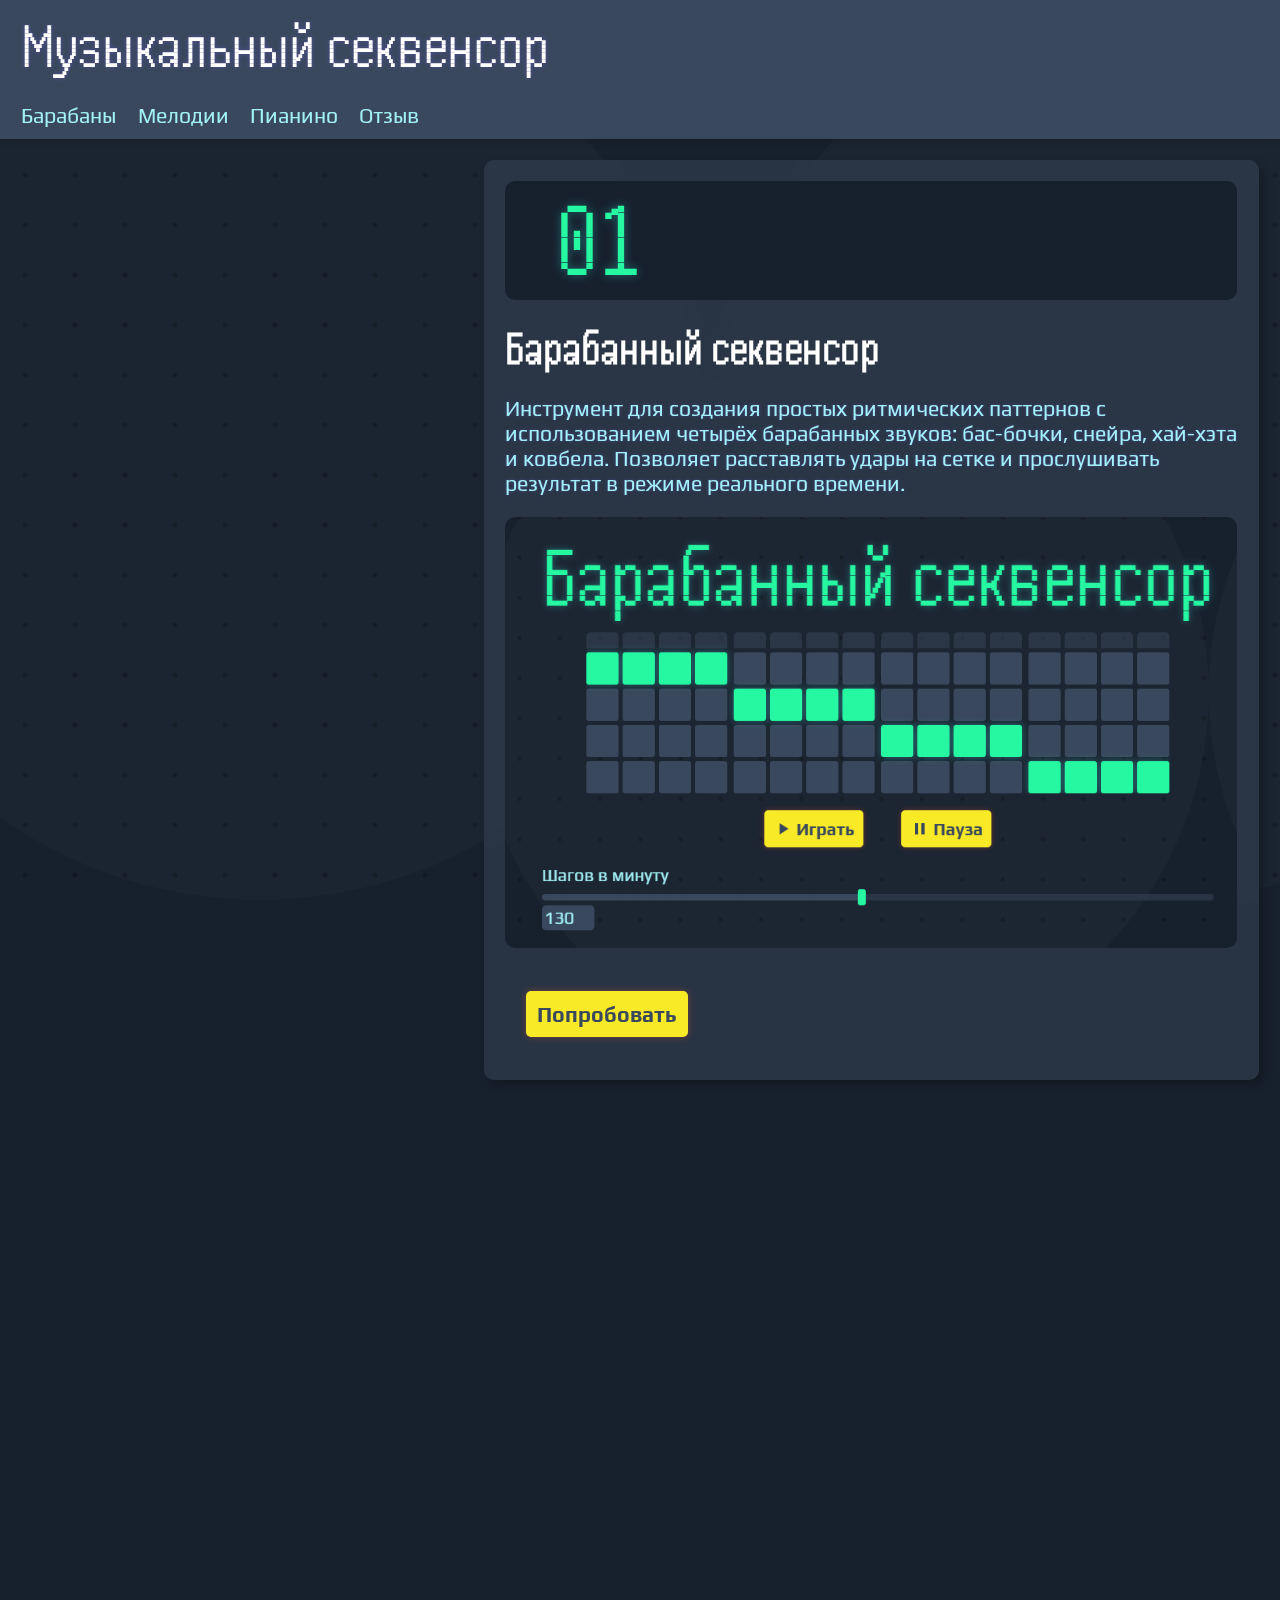
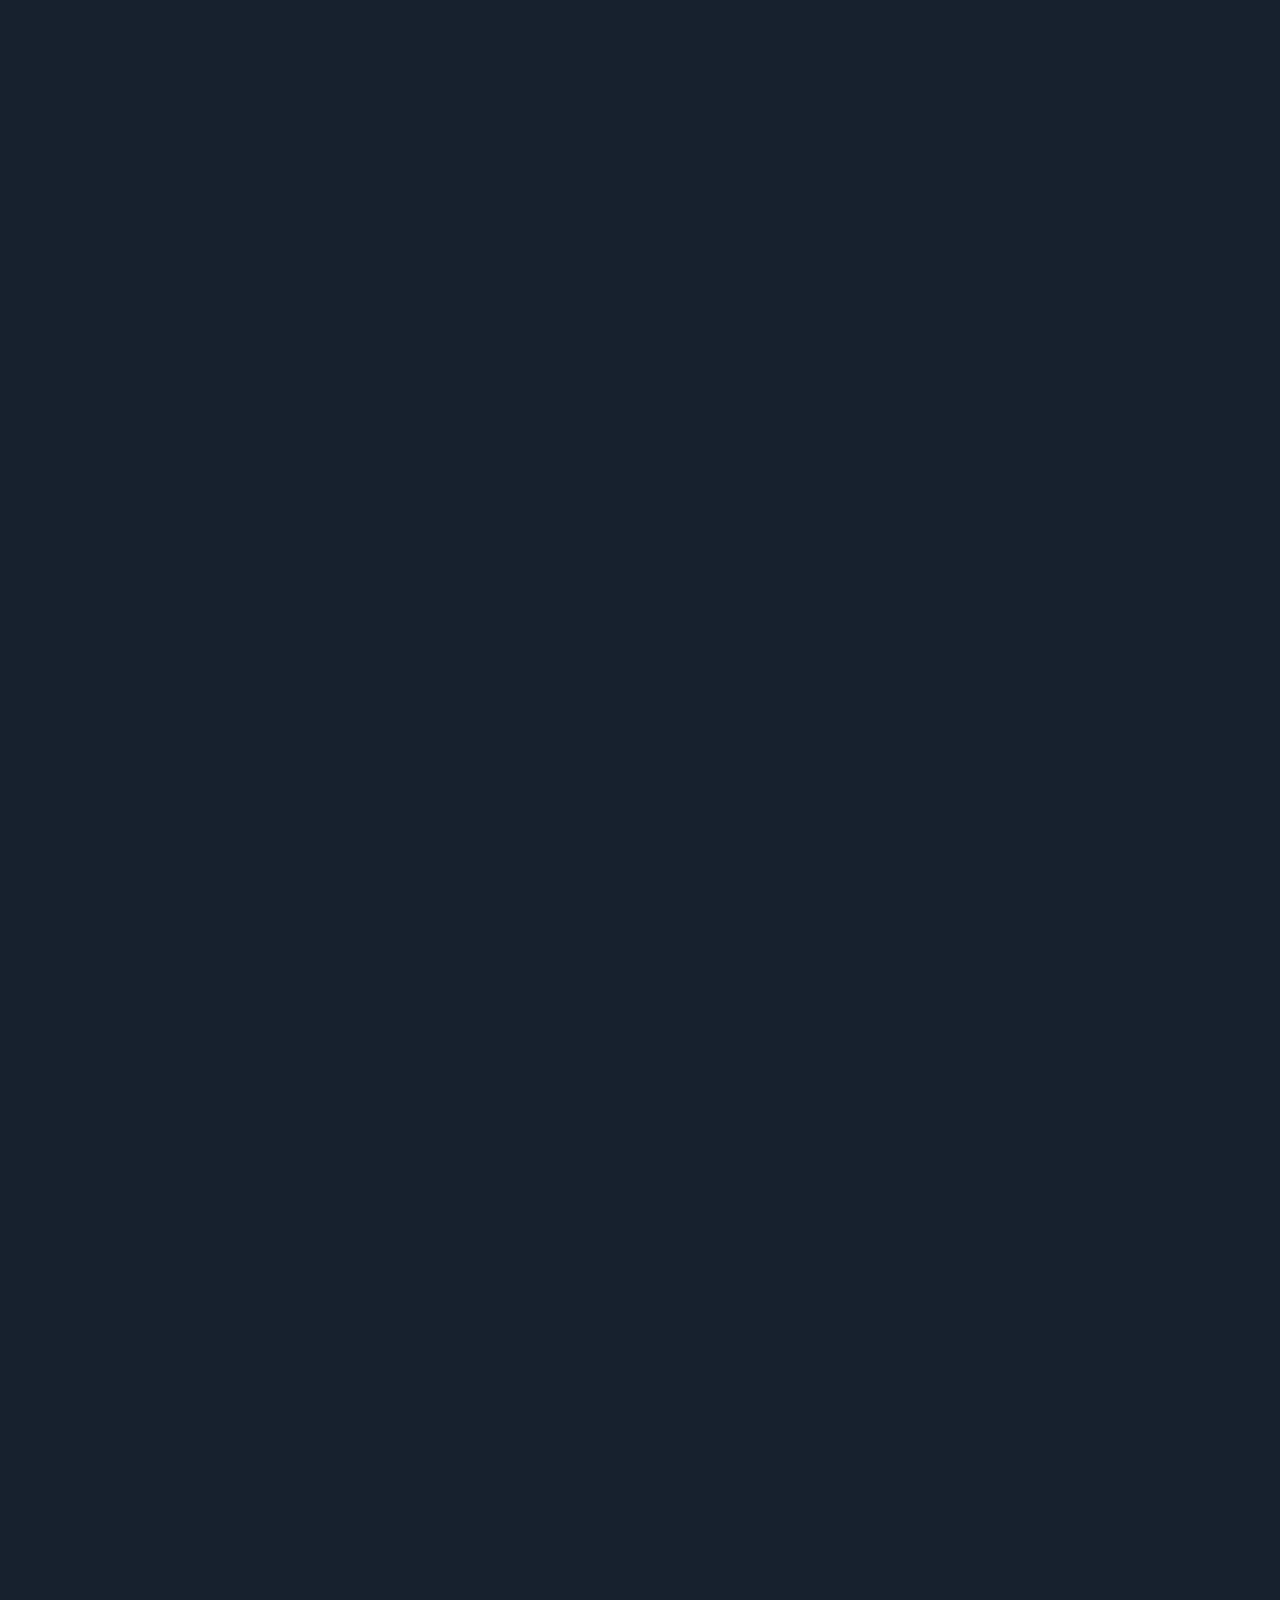
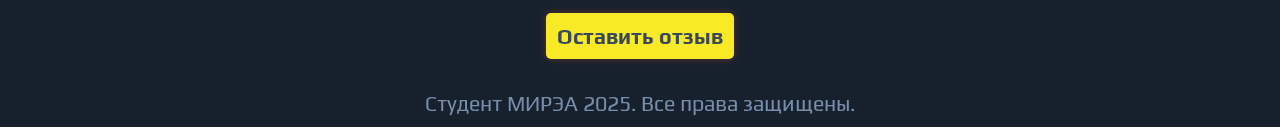
<file: index.html>
<!DOCTYPE html>
<html lang="en">
<head>
    <meta charset="UTF-8">
    <meta name="viewport" content="width=device-width, initial-scale=1.0">
    <title>Музыкальный секвенсор</title>
    <link rel="stylesheet" href="css/styles.css">
    <link rel="stylesheet" href="css/index.css">
    <link rel="preconnect" href="https://fonts.googleapis.com">
    <link rel="preconnect" href="https://fonts.gstatic.com" crossorigin>
    <link href="https://fonts.googleapis.com/css2?family=Handjet:wght@100..900&family=Play:wght@400;700&display=swap" rel="stylesheet"><link href="https://fonts.googleapis.com/css2?family=Handjet:wght@100..900&family=Inter:ital,opsz,wght@0,14..32,100..900;1,14..32,100..900&display=swap" rel="stylesheet">
    <script src="js/scripts.js" defer></script>
</head>
<body>
    <header>
        <h1>Музыкальный секвенсор</h1>
        <nav>
            <a href="drums.html">Барабаны</a>
            <a href="notes.html">Мелодии</a>
            <a href="piano.html">Пианино</a>
            <a href="feedback.html">Отзыв</a>
        </nav>
        <button class="burger-btn">
        <svg class="open" xmlns="http://www.w3.org/2000/svg" height="24px" viewBox="0 -960 960 960" width="24px" fill="currentColor"><path d="M120-240v-80h720v80H120Zm0-200v-80h720v80H120Zm0-200v-80h720v80H120Z"/></svg>
        <svg class="close" xmlns="http://www.w3.org/2000/svg" height="24px" viewBox="0 -960 960 960" width="24px" fill="currentColor"><path d="m256-200-56-56 224-224-224-224 56-56 224 224 224-224 56 56-224 224 224 224-56 56-224-224-224 224Z"/></svg>     
        </button>
    </header>
    <main>
        <div class="cards">
            <div listen-viewport class="card">
                <h2>01</h2>
                <h3>Барабанный секвенсор</h3>
                <p>
                    Инструмент для создания простых ритмических паттернов с использованием четырёх барабанных звуков: бас-бочки, снейра, хай-хэта и ковбела. Позволяет расставлять удары на сетке и прослушивать результат в режиме реального времени.
                </p>
                <a href="drums.html"><img src="assets/drums.png"></a>
                <a class="try-link" href="drums.html">
                    <span>Попробовать</span>
                </a>
            </div>
            
            <div listen-viewport class="card">
                <h2>02</h2>
                <h3>Нотный секвенсор</h3>
                <p>
                    Средство для пошагового сочинения мелодий. Ноты размещаются на временной сетке, а выбор инструмента и тональности помогает настроить звучание композиции без необходимости игры вживую.
                </p>
                <a href="notes.html"><img src="assets/notes.png"></a>
                <a class="try-link" href="notes.html">
                    <span>Попробовать</span>
                </a>
            </div>
            
            <div listen-viewport class="card">
                <h2>03</h2>
                <h3>Виртуальное пианино</h3>
                <p>
                    Виртуальное пианино, доступное прямо в браузере. Поддерживает игру как с помощью клавиш клавиатуры, так и через сенсорный ввод, воспроизводя звуки различных синтезаторов.
                </p>
                <a href="piano.html"><img src="assets/piano.png"></a>
                <a class="try-link" href="piano.html">
                    <span>Попробовать</span>
                </a>
            </div>
        </div>
        <a class="feedback try-link" href="feedback.html">Оставить отзыв</a>
    </main>
    <footer>
        <small>Студент МИРЭА 2025. Все права защищены.</small>
    </footer>
</body>
</html>
</file>
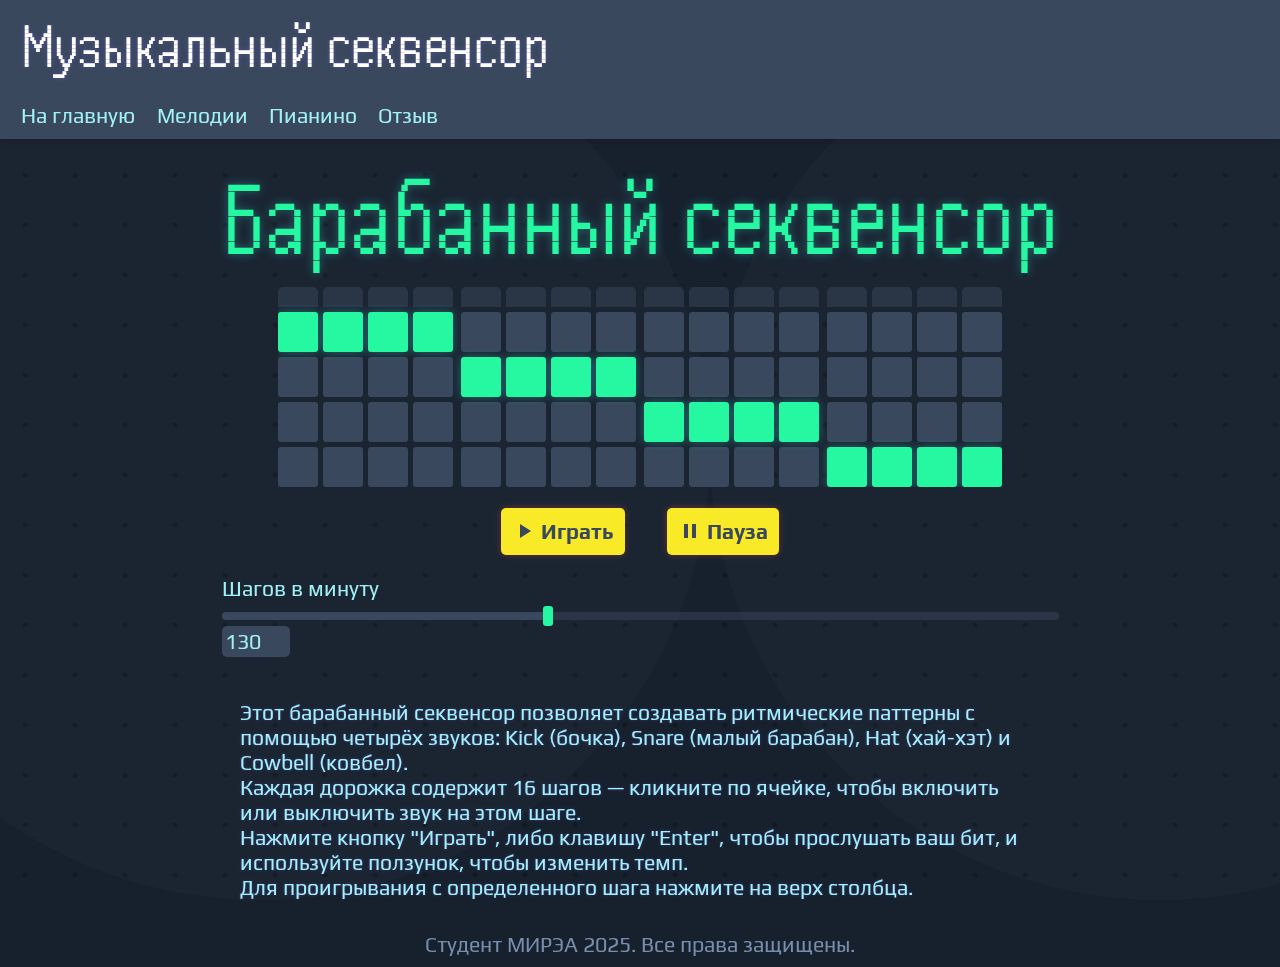
<file: drums.html>
<!DOCTYPE html>
<html lang="en">
<head>
    <meta charset="UTF-8">
    <meta name="viewport" content="width=device-width, initial-scale=1.0">
    <title>Барабанный секвенсор</title>
    <link rel="stylesheet" href="css/styles.css">
    <link rel="stylesheet" href="css/pattern.css">
    <link rel="stylesheet" href="css/editor.css">
    <link rel="preconnect" href="https://fonts.googleapis.com">
    <link rel="preconnect" href="https://fonts.gstatic.com" crossorigin>
    <link href="https://fonts.googleapis.com/css2?family=Handjet:wght@100..900&family=Play:wght@400;700&display=swap" rel="stylesheet"><link href="https://fonts.googleapis.com/css2?family=Handjet:wght@100..900&family=Inter:ital,opsz,wght@0,14..32,100..900;1,14..32,100..900&display=swap" rel="stylesheet">
    <script src="js/fibonacci/synth.js" defer></script>
    <script src="js/fibonacci/pattern.js" defer></script>
    <script src="js/fibonacci/presets.js" defer></script>
    <script src="js/editor/editorInputs.js" defer></script>
    <script src="js/editor/patternEditor.js" defer></script>
    <script src="js/drums.js" defer></script>
    <script src="js/scripts.js" defer></script>
</head>
<body>
    <header>
        <h1>Музыкальный секвенсор</h1>
        <nav>
            <a href="index.html">На главную</a>
            <a href="notes.html">Мелодии</a>
            <a href="piano.html">Пианино</a>
            <a href="feedback.html">Отзыв</a>
        </nav>
        <button class="burger-btn">
        <svg class="open" xmlns="http://www.w3.org/2000/svg" height="24px" viewBox="0 -960 960 960" width="24px" fill="currentColor"><path d="M120-240v-80h720v80H120Zm0-200v-80h720v80H120Zm0-200v-80h720v80H120Z"/></svg>
        <svg class="close" xmlns="http://www.w3.org/2000/svg" height="24px" viewBox="0 -960 960 960" width="24px" fill="currentColor"><path d="m256-200-56-56 224-224-224-224 56-56 224 224 224-224 56 56-224 224 224 224-56 56-224-224-224 224Z"/></svg>     
        </button>
    </header>
    <main>
        <h2>Барабанный секвенсор</h2>
        <div id="pattern"></div>

        <div class = "buttons">
            <button onclick="play()">
                <svg xmlns="http://www.w3.org/2000/svg" height="24px" viewBox="0 -960 960 960" width="24px" fill="currentColor"><path d="M320-200v-560l440 280-440 280Z"/></svg>
                <span>Играть</span>
            </button>
            
            <button onclick="stop()">
                <svg xmlns="http://www.w3.org/2000/svg" height="24px" viewBox="0 -960 960 960" width="24px" fill="currentColor"><path d="M560-200v-560h160v560H560Zm-320 0v-560h160v560H240Z"/></svg>
                <span>Пауза</span>
            </button>
        </div>
        <div id="bpm"></div>
        <p class="description">
            Этот барабанный секвенсор позволяет создавать ритмические паттерны с помощью четырёх звуков: Kick (бочка), Snare (малый барабан), Hat (хай-хэт) и Cowbell (ковбел).
            <br>Каждая дорожка содержит 16 шагов — кликните по ячейке, чтобы включить или выключить звук на этом шаге.
            <br>Нажмите кнопку "Играть", либо клавишу "Enter", чтобы прослушать ваш бит, и используйте ползунок, чтобы изменить темп.
            <br>Для проигрывания с определенного шага нажмите на верх столбца.
        </p>
        <div id="alert">
            <svg class="rotate" xmlns="http://www.w3.org/2000/svg" height="24px" viewBox="0 -960 960 960" width="24px" fill="currentColor"><path d="m550-30-56-57 73-73H320q-33 0-56.5-23.5T240-240v-407l80 80v327h247l-73-73 56-57 170 170L550-30Zm170-283-80-80v-327H393l73 73-56 57-170-170 170-170 56 57-73 73h247q33 0 56.5 23.5T720-720v407Z"/></svg>
            <svg class="close" xmlns="http://www.w3.org/2000/svg" height="24px" viewBox="0 -960 960 960" width="24px" fill="currentColor"><path d="m256-200-56-56 224-224-224-224 56-56 224 224 224-224 56 56-224 224 224 224-56 56-224-224-224 224Z"/></svg>     
            <p>Для более качественного опыта рекомендуется использовать горизонтальную ориентацию</p>
        </div>
    </main>
    <footer>
        <small>Студент МИРЭА 2025. Все права защищены.</small>
    </footer>
</body>
</html>
</file>
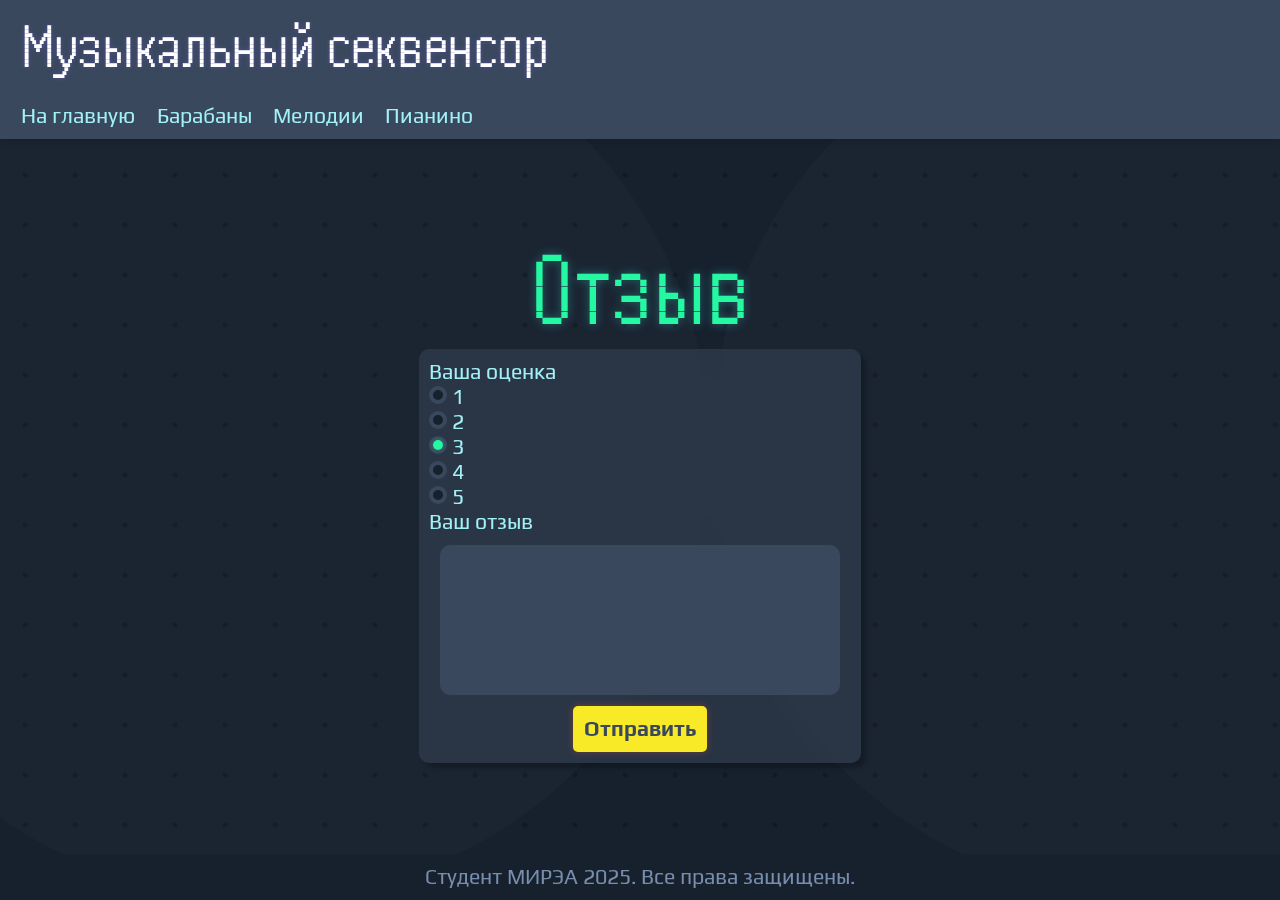
<file: feedback.html>
<!DOCTYPE html>
<html lang="en">
<head>
    <meta charset="UTF-8">
    <meta name="viewport" content="width=device-width, initial-scale=1.0">
    <title>Отзыв</title>
    <link rel="stylesheet" href="css/styles.css">
    <link rel="stylesheet" href="css/feedback.css">
    <link rel="stylesheet" href="css/editor.css">
    <link rel="preconnect" href="https://fonts.googleapis.com">
    <link rel="preconnect" href="https://fonts.gstatic.com" crossorigin>
    <link href="https://fonts.googleapis.com/css2?family=Handjet:wght@100..900&family=Play:wght@400;700&display=swap" rel="stylesheet"><link href="https://fonts.googleapis.com/css2?family=Handjet:wght@100..900&family=Inter:ital,opsz,wght@0,14..32,100..900;1,14..32,100..900&display=swap" rel="stylesheet">
    <script src="js/editor/editorInputs.js" defer></script>
    <script src="js/scripts.js" defer></script>
</head>
<body>
    <header>
        <h1>Музыкальный секвенсор</h1>
        <nav>
            <a href="index.html">На главную</a>
            <a href="drums.html">Барабаны</a>
            <a href="notes.html">Мелодии</a>
            <a href="piano.html">Пианино</a>
        </nav>
        <button class="burger-btn">
        <svg class="open" xmlns="http://www.w3.org/2000/svg" height="24px" viewBox="0 -960 960 960" width="24px" fill="currentColor"><path d="M120-240v-80h720v80H120Zm0-200v-80h720v80H120Zm0-200v-80h720v80H120Z"/></svg>
        <svg class="close" xmlns="http://www.w3.org/2000/svg" height="24px" viewBox="0 -960 960 960" width="24px" fill="currentColor"><path d="m256-200-56-56 224-224-224-224 56-56 224 224 224-224 56 56-224 224 224 224-56 56-224-224-224 224Z"/></svg>     
        </button>
    </header>
    <main>
        <h2>Отзыв</h2>
        <form action="" onsubmit="alert('Спасибо за отзыв!')">
            <label>
                <span>Ваша оценка</span>
                <label>
                    <input type="radio" name="rating" value="1">
                    <span>1</span>
                </label>
                
                <label>
                    <input type="radio" name="rating" value="2">
                    <span>2</span>
                </label>
                
                <label>
                    <input type="radio" name="rating" value="3" checked>
                    <span>3</span>
                </label>
                
                <label>
                    <input type="radio" name="rating" value="4">
                    <span>4</span>
                </label>
                
                <label>
                    <input type="radio" name="rating" value="5">
                    <span>5</span>
                </label>
            </label>
            <label>
                <span>Ваш отзыв</span>
                <textarea name="feedback"></textarea>
            </label>
            <button type="submit">Отправить</button>
        </form>
    </main>
    <footer>
        <small>Студент МИРЭА 2025. Все права защищены.</small>
    </footer>
</body>
</html>
</file>
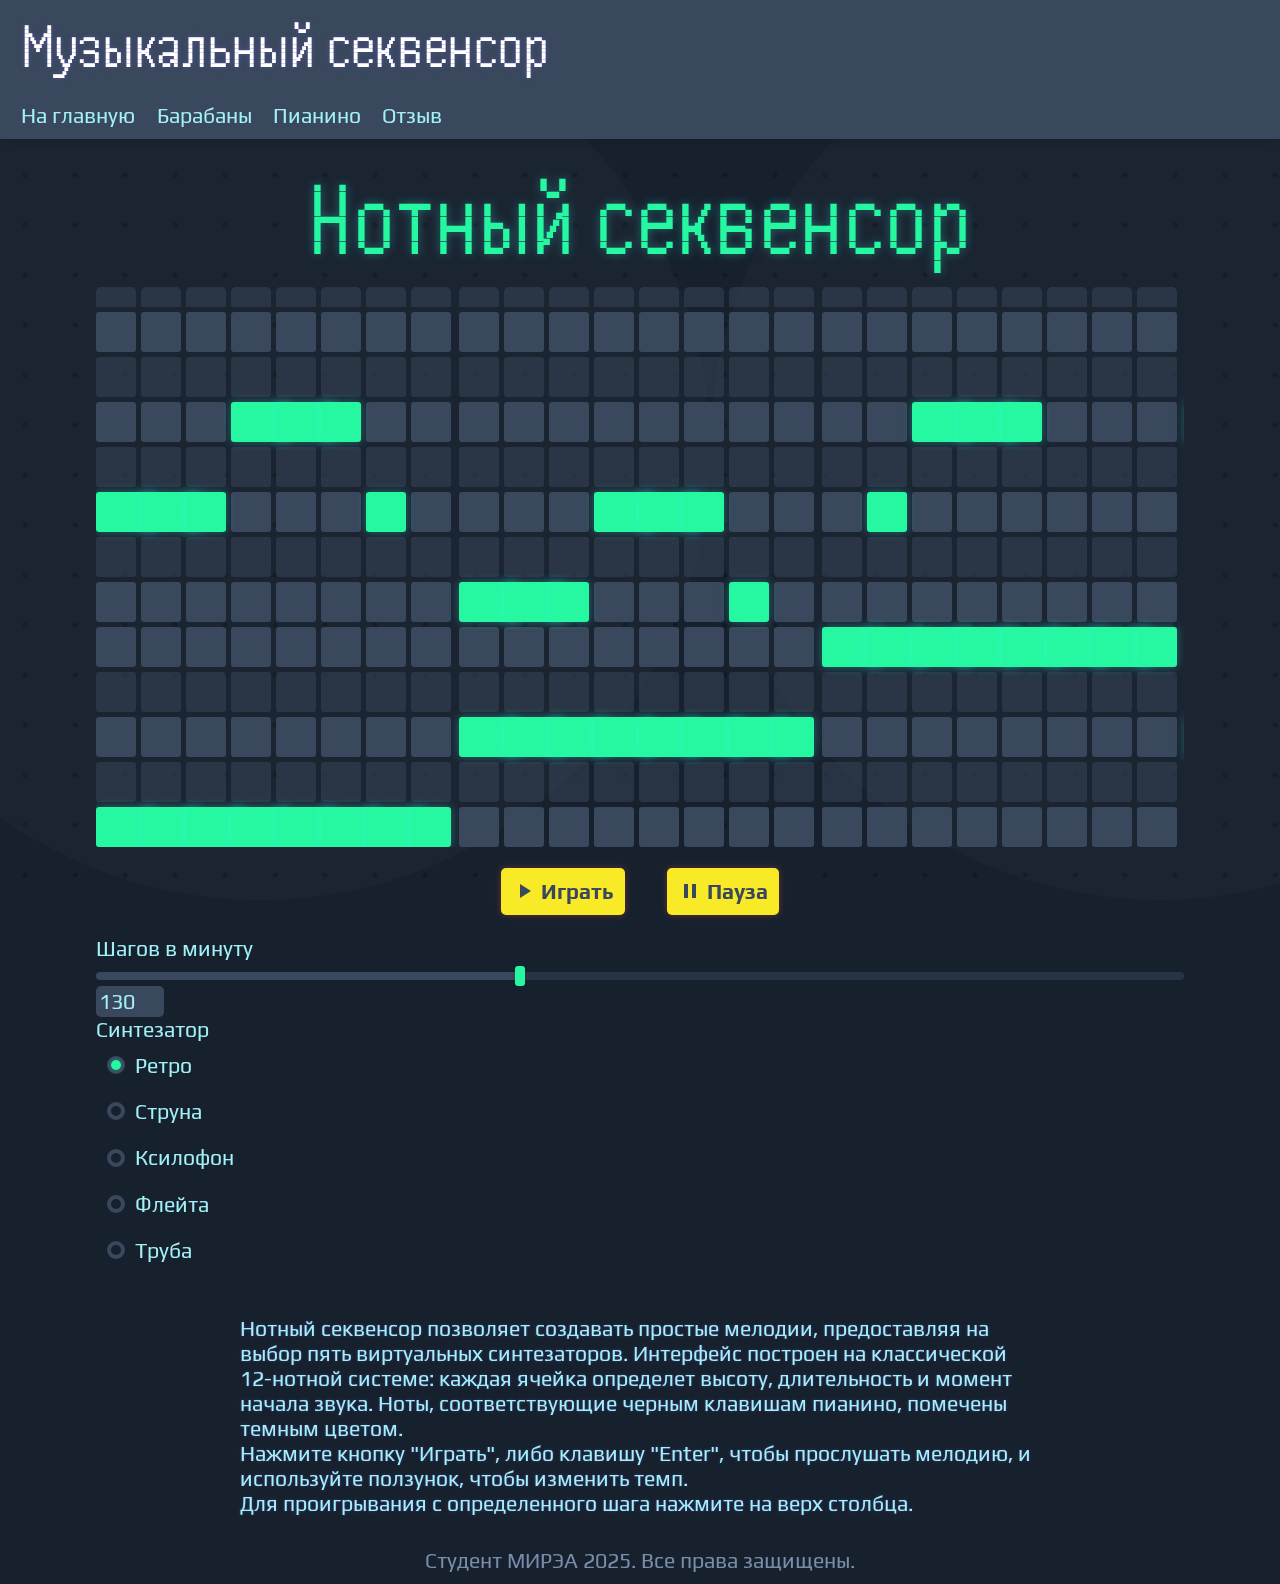
<file: notes.html>
<!DOCTYPE html>
<html lang="en">
<head>
    <meta charset="UTF-8">
    <meta name="viewport" content="width=device-width, initial-scale=1.0">
    <title>Нотный секвенсор</title>
    <link rel="stylesheet" href="css/styles.css">
    <link rel="stylesheet" href="css/pattern.css">
    <link rel="stylesheet" href="css/editor.css">
    <link rel="stylesheet" href="css/notes.css">
    <link rel="preconnect" href="https://fonts.googleapis.com">
    <link rel="preconnect" href="https://fonts.gstatic.com" crossorigin>
    <link href="https://fonts.googleapis.com/css2?family=Handjet:wght@100..900&family=Play:wght@400;700&display=swap" rel="stylesheet"><link href="https://fonts.googleapis.com/css2?family=Handjet:wght@100..900&family=Inter:ital,opsz,wght@0,14..32,100..900;1,14..32,100..900&display=swap" rel="stylesheet">
    <script src="js/fibonacci/synth.js" defer></script>
    <script src="js/fibonacci/pattern.js" defer></script>
    <script src="js/fibonacci/presets.js" defer></script>
    <script src="js/editor/editorInputs.js" defer></script>
    <script src="js/editor/patternEditor.js" defer></script>
    <script src="js/notes.js" defer></script>
    <script src="js/scripts.js" defer></script>
</head>
<body>
    <header>
        <h1>Музыкальный секвенсор</h1>
        <nav>
            <a href="index.html">На главную</a>
            <a href="drums.html">Барабаны</a>
            <a href="piano.html">Пианино</a>
            <a href="feedback.html">Отзыв</a>
        </nav>
        <button class="burger-btn">
        <svg class="open" xmlns="http://www.w3.org/2000/svg" height="24px" viewBox="0 -960 960 960" width="24px" fill="currentColor"><path d="M120-240v-80h720v80H120Zm0-200v-80h720v80H120Zm0-200v-80h720v80H120Z"/></svg>
        <svg class="close" xmlns="http://www.w3.org/2000/svg" height="24px" viewBox="0 -960 960 960" width="24px" fill="currentColor"><path d="m256-200-56-56 224-224-224-224 56-56 224 224 224-224 56 56-224 224 224 224-56 56-224-224-224 224Z"/></svg>     
        </button>
    </header>
    <main>
        <h2>Нотный секвенсор</h2>
        <div id="pattern"></div>

        <div class = "buttons">
            <button onclick="play()">
                <svg xmlns="http://www.w3.org/2000/svg" height="24px" viewBox="0 -960 960 960" width="24px" fill="currentColor"><path d="M320-200v-560l440 280-440 280Z"/></svg>
                <span>Играть</span>
            </button>
            
            <button onclick="stop()">
                <svg xmlns="http://www.w3.org/2000/svg" height="24px" viewBox="0 -960 960 960" width="24px" fill="currentColor"><path d="M560-200v-560h160v560H560Zm-320 0v-560h160v560H240Z"/></svg>
                <span>Пауза</span>
            </button>
        </div>
        <div id="bpm"></div>
        <div id="synths"></div>
        
        <p class="description">
            Нотный секвенсор позволяет создавать простые мелодии, предоставляя на выбор пять виртуальных синтезаторов. Интерфейс построен на классической 12-нотной системе: каждая ячейка определет высоту, длительность и момент начала звука. Ноты, соответствующие черным клавишам пианино, помечены темным цветом.
            <br>Нажмите кнопку "Играть", либо клавишу "Enter", чтобы прослушать мелодию, и используйте ползунок, чтобы изменить темп.
            <br>Для проигрывания с определенного шага нажмите на верх столбца. </p>
        <div id="alert">
            <svg class="rotate" xmlns="http://www.w3.org/2000/svg" height="24px" viewBox="0 -960 960 960" width="24px" fill="currentColor"><path d="m550-30-56-57 73-73H320q-33 0-56.5-23.5T240-240v-407l80 80v327h247l-73-73 56-57 170 170L550-30Zm170-283-80-80v-327H393l73 73-56 57-170-170 170-170 56 57-73 73h247q33 0 56.5 23.5T720-720v407Z"/></svg>
            <svg class="close" xmlns="http://www.w3.org/2000/svg" height="24px" viewBox="0 -960 960 960" width="24px" fill="currentColor"><path d="m256-200-56-56 224-224-224-224 56-56 224 224 224-224 56 56-224 224 224 224-56 56-224-224-224 224Z"/></svg>     
            <p>Для более качественного опыта рекомендуется использовать горизонтальную ориентацию</p>
        </div>
    </main>
    <footer>
        <small>Студент МИРЭА 2025. Все права защищены.</small>
    </footer>
</body>
</html>
</file>
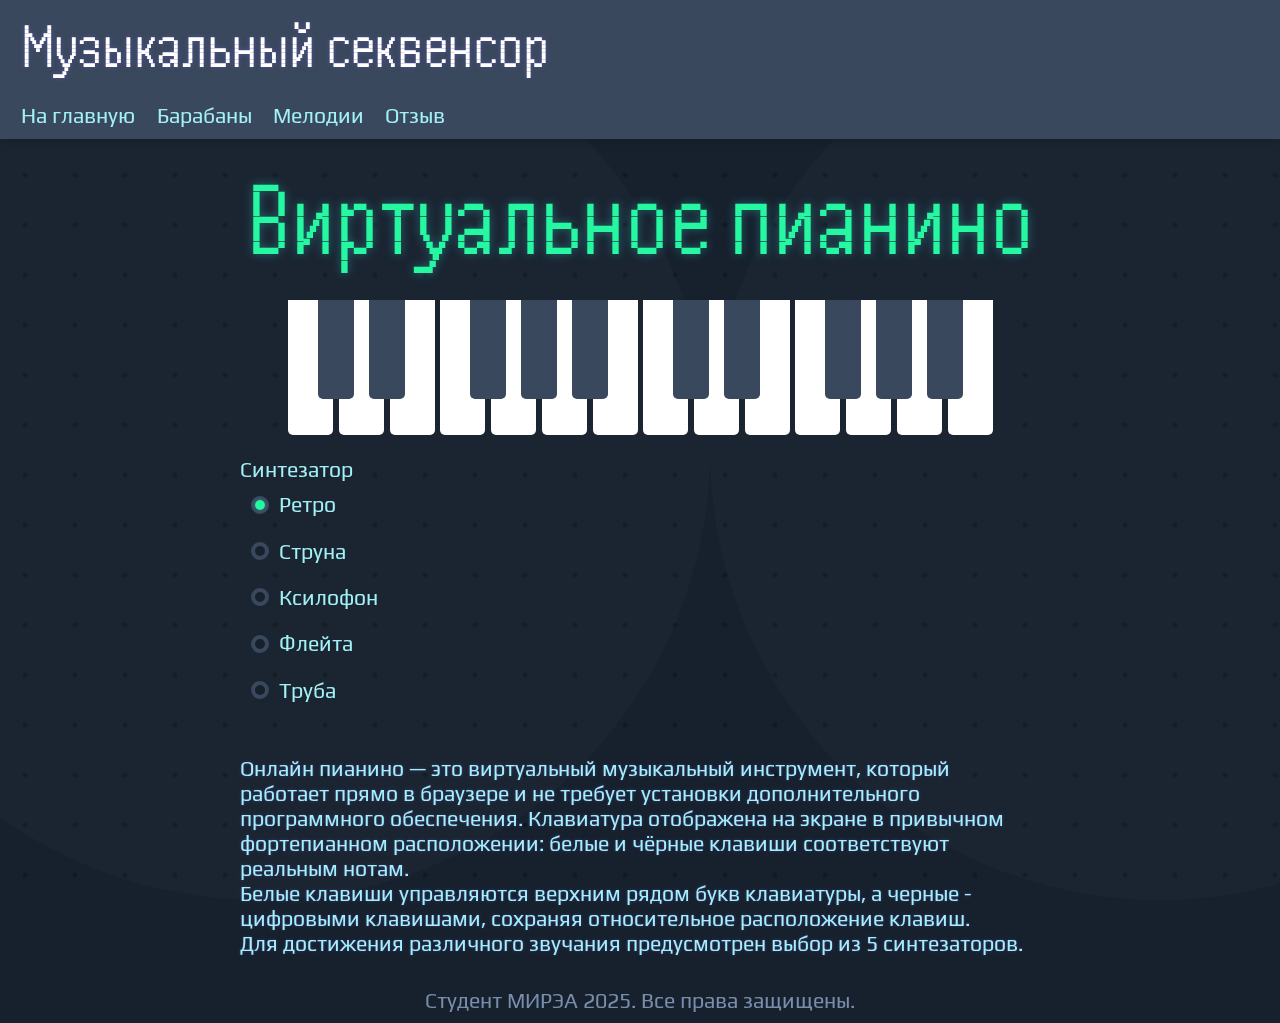
<file: piano.html>
<!DOCTYPE html>
<html lang="en">
<head>
    <meta charset="UTF-8">
    <meta name="viewport" content="width=device-width, initial-scale=1.0">
    <title>Виртуальное пианино</title>
    <link rel="stylesheet" href="css/styles.css">
    <link rel="stylesheet" href="css/pattern.css">
    <link rel="stylesheet" href="css/editor.css">
    <link rel="stylesheet" href="css/piano.css">
    <link rel="preconnect" href="https://fonts.googleapis.com">
    <link rel="preconnect" href="https://fonts.gstatic.com" crossorigin>
    <link href="https://fonts.googleapis.com/css2?family=Handjet:wght@100..900&family=Play:wght@400;700&display=swap" rel="stylesheet"><link href="https://fonts.googleapis.com/css2?family=Handjet:wght@100..900&family=Inter:ital,opsz,wght@0,14..32,100..900;1,14..32,100..900&display=swap" rel="stylesheet">
    <script src="js/fibonacci/synth.js" defer></script>
    <script src="js/fibonacci/presets.js" defer></script>
    <script src="js/editor/editorInputs.js" defer></script>
    <script src="js/piano.js" defer></script>
    <script src="js/scripts.js" defer></script>
</head>
<body>
    <header>
        <h1>Музыкальный секвенсор</h1>
        <nav>
            <a href="index.html">На главную</a>
            <a href="drums.html">Барабаны</a>
            <a href="notes.html">Мелодии</a>
            <a href="feedback.html">Отзыв</a>
        </nav>
        <button class="burger-btn">
        <svg class="open" xmlns="http://www.w3.org/2000/svg" height="24px" viewBox="0 -960 960 960" width="24px" fill="currentColor"><path d="M120-240v-80h720v80H120Zm0-200v-80h720v80H120Zm0-200v-80h720v80H120Z"/></svg>
        <svg class="close" xmlns="http://www.w3.org/2000/svg" height="24px" viewBox="0 -960 960 960" width="24px" fill="currentColor"><path d="m256-200-56-56 224-224-224-224 56-56 224 224 224-224 56 56-224 224 224 224-56 56-224-224-224 224Z"/></svg>     
        </button>
    </header>
    <main>
        <h2>Виртуальное пианино</h2>
        <div id="piano"></div>
        <div id="synths"></div>
        
        <p class="description">
            Онлайн пианино — это виртуальный музыкальный инструмент, который работает прямо в браузере и не требует установки дополнительного программного обеспечения. Клавиатура отображена на экране в привычном фортепианном расположении: белые и чёрные клавиши соответствуют реальным нотам.
            <br>Белые клавиши управляются верхним рядом букв клавиатуры, а черные - цифровыми клавишами, сохраняя относительное расположение клавиш. 
            <br>Для достижения различного звучания предусмотрен выбор из 5 синтезаторов.
        <div id="alert">
            <svg class="rotate" xmlns="http://www.w3.org/2000/svg" height="24px" viewBox="0 -960 960 960" width="24px" fill="currentColor"><path d="m550-30-56-57 73-73H320q-33 0-56.5-23.5T240-240v-407l80 80v327h247l-73-73 56-57 170 170L550-30Zm170-283-80-80v-327H393l73 73-56 57-170-170 170-170 56 57-73 73h247q33 0 56.5 23.5T720-720v407Z"/></svg>
            <svg class="close" xmlns="http://www.w3.org/2000/svg" height="24px" viewBox="0 -960 960 960" width="24px" fill="currentColor"><path d="m256-200-56-56 224-224-224-224 56-56 224 224 224-224 56 56-224 224 224 224-56 56-224-224-224 224Z"/></svg>     
            <p>Для более качественного опыта рекомендуется использовать горизонтальную ориентацию</p>
        </div>
    </main>
    <footer>
        <small>Студент МИРЭА 2025. Все права защищены.</small>
    </footer>
</body>
</html>
</file>
<file: css/styles.css>
:root {
    --bg-dark: #17212e;
    --bg-light: #39485c;
    --bg-blur: #3a485c7e;
    --main-col: #a2f1f7;
    --main-col-alt: #ffffff;
    --main-glow: #7b5dff65;
    --accent-col: #26f8a1;
    --accent-glow: #34fff554;
    --accent-alt: #f8ea26;
    --accent-alt-hover: #ff7707;
    --accent-glow-alt: #ff523454;
    --sub-col: #788eac;
    --shadow-col: #00000044;
}

*,
* ::before,
* ::after {
    box-sizing: border-box;
    margin: 0;
    padding: 0;
    color: inherit;
    border: none;
    font: inherit;
    font-family: "Play", sans-serif;
    font-size: 16pt;
    text-decoration: none;
}

input[type="range"] {
    -webkit-appearance: none;
    -moz-appearance: none;
    appearance: none;
    width: 100%;
    height: 10px;
    background: none;
    outline: none;
}

input[type="range"]::-webkit-slider-runnable-track {
    background: linear-gradient(90deg, var(--bg-light) var(--value), var(--bg-blur) var(--value));
    --value: inherit;
    height: 8px;
    border-radius: 5px;
}

input[type="range"]::-moz-range-track {
    background: linear-gradient(90deg, var(--bg-light) var(--value), var(--bg-blur) var(--value));
    --value: inherit;
    height: 8px;
    border-radius: 5px;
}

input[type="range"]::-webkit-slider-thumb {
    -webkit-appearance: none;
    appearance: none;
    width: 10px;
    height: 20px;
    background: var(--accent-col);
    border-radius: 3px;
    cursor: pointer;
    margin-top: -6px;
}

input[type="range"]::-webkit-slider-thumb:active {
    background: var(--accent-alt);
}

input[type="range"]::-moz-range-thumb {
    width: 10px;
    height: 20px;
    background: var(--accent-col);
    border-radius: 3px;
    cursor: pointer;
}

input[type="range"]::-moz-range-thumb:active {
    background: var(--accent-alt);
}

input {
    background: var(--bg-light);
}

input[type="number"] {
    padding: 3px;
    border-radius: 5px;
    -moz-appearance: textfield;
    -webkit-appearance: none;
    appearance: none;
}

input[type="number"]::-webkit-inner-spin-button,
input[type="number"]::-webkit-outer-spin-button {
    -webkit-appearance: none;
    margin: 0;
}

input[type="radio"] {
    appearance: none;
    position: relative;
    width: 18px;
    height: 18px;
    border-radius: 50%;
    background: var(--bg-dark);
    border: solid 4px var(--bg-light);
}

input[type="radio"]:checked::after {
    content: "";
    position: absolute;
    inset: 0;
    box-shadow: 0 0 5px var(--accent-glow);
    border-radius: 50%;
    background: var(--accent-col);
}

main button {
    display: block;
    justify-self: center;
    background: var(--accent-alt);
    color: var(--bg-light);
    font-weight: 700;
    box-shadow: 0 0 7px var(--accent-glow-alt);
    border-radius: 5px;
    padding: 0.5em;
    transition: all 200ms;
    cursor: pointer;
}

main button:hover {
    background: var(--accent-alt-hover);
}

main button:active {
    transition: all 50ms;
    background: var(--accent-col);
}

h1 {
    font-family: "Handjet", sans-serif;
    color: var(--main-col-alt);
    text-shadow: 0 0 5px var(--main-glow);
    font-weight: 400;
    font-size: 48pt;
}

h2 {
    font-family: "Handjet", sans-serif;
    font-optical-sizing: auto;
    font-weight: 400;
    font-size: 80pt;
    color: var(--accent-col);
    text-shadow: 0px 0px 10px var(--accent-glow);
}

h3 {
    font-family: "Handjet", sans-serif;
    font-optical-sizing: auto;
    font-weight: 600;
    font-size: 36pt;
    color: var(--main-col-alt);
}

p {
    text-shadow: 0px 0px 3px var(--main-glow);
}

small {
    text-shadow: none;
    font-weight: 500;
    color: var(--sub-col);
}

@keyframes bg-scroll {
    0% {
        background-position: 0px 0px;
    }
    100% {
        background-position: 50px 50px;
    }
}

body {
    display: flex;
    flex-direction: column;
    justify-content: space-between;
    min-height: 100vh;
    background: var(--bg-dark);
    background-image: url('data:image/svg+xml,<svg viewBox="0 0 100 100" xmlns="http://www.w3.org/2000/svg"><circle cx="50" cy="50" r="5" fill-opacity="0.25"/></svg>');
    background-attachment: fixed;
    background-size: 50px;
    animation: infinite 3s bg-scroll linear;
    color: var(--main-col);
}

@keyframes bg-scroll-x {
    0% {
        background-position: 50% -50%;
    }
    100% {
        background-position: -50% -50%;
    }
}

body::before {
    content: "";
    position: fixed;
    inset: 0;
    z-index: -1;
    background-image: url('data:image/svg+xml,<svg viewBox="0 0 100 100" xmlns="http://www.w3.org/2000/svg"><circle cx="50" cy="50" r="50" fill="white" fill-opacity="0.02"/></svg>');
    background-attachment: fixed;
    background-position: -50% -50%;
    animation: infinite 80s bg-scroll-x linear alternate;
}


header {
    display: flex;
    flex-direction: column;

    background: var(--bg-light);
    box-shadow: 0px 0px 10px var(--shadow-col);

    position: sticky;
    top: 0;
    z-index: 100;
}

header>* {
    margin: 0.5rem 1rem;
}

header h1 {
    margin-right: 100px;
}

header a:hover {
    color: var(--accent-alt-hover);
}

nav {
    display: flex;
    gap: 1em;
}

.burger-btn {
    display: none;
}

@media (orientation: portrait) or (max-height: 600px) {
    header {
        max-height: 0px;
        overflow: hidden;
        transition: all 300ms;
        --height: 220px;
    }

    header:has(.burger-btn.opened) {
        max-height: var(--height);
    }

    .burger-btn {
        background: var(--bg-dark);
        box-shadow: 0 0 5px var(--shadow-col);
        padding: 3px;
        border-radius: 3px;
        border: solid 3px var(--bg-blur);
        display: flex;
        position: fixed;
        top: 10px;
        right: 5px;
        width: 50px;
        height: 50px;

        svg {
            position: absolute;
            inset: 0;
            width: 100%;
            height: 100%;
            transition: all 100ms;
        }
    }

    .burger-btn {
        svg.close {
            opacity: 0;
            transform: rotate(-45deg);
        }
        
        & svg.open {
            opacity: 1;
            transform: rotate(0deg);
        }
    }

    .burger-btn.opened {
        & svg.close {
            opacity: 1;
            transform: rotate(0deg);
        }

        & svg.open {
            opacity: 0;
            transform: rotate(45deg);
        }
    }   
}

@media (max-width: 500px) {
    h1 {
        font-size: 36pt;
    }
    nav {
        flex-direction: column;
    }

    header {
        --height: 400px;
    }
}

main {
    align-self: center;
    max-width: 2500px;
}

footer {
    padding: 0.5em;
    text-align: center;
    background: var(--bg-dark);
}

footer small {
    transition: all 300ms;
}

footer:hover small{
    color: var(--main-col);
}
</file>
<file: css/index.css>
.cards {
    display: grid;
    gap: 5em;
    overflow: hidden;
}

.card {
    display: grid;
    gap: 1em;
    margin: 1em;
    padding: 1em;
    background: var(--bg-blur);
    border-radius: 10px;
    box-shadow: 5px 5px 10px var(--shadow-col);
    backdrop-filter: blur(10px);
    transition: all 500ms;
    opacity: 0;
}

.try-link {
    display: block;
    justify-self: center;
    margin: 1em;
    background: var(--accent-alt);
    color: var(--bg-light);
    font-weight: 700;
    box-shadow: 0 0 7px var(--accent-glow-alt);
    border-radius: 5px;
    padding: 0.5em;
    transition: all 200ms;
    cursor: pointer;
}

.try-link:hover {
    background: var(--accent-alt-hover);
}

.try-link:active {
    transition: all 50ms;
    background: var(--accent-col);
}

@media (min-width: 600px) {
    .card:nth-child(odd) {
        grid-column: 2/4;
        transform: translate(150px, 0px);
    }

    .card:nth-child(even) {
        grid-column: 1/3;
        transform: translate(-150px, 0px);
    }

    .card a {
        justify-self: left;
    }
}

.card.onscreen {
    transform: none;
    opacity: 1;
}

.card * {
    grid-column: 1/1;
}

.card h2 {
    padding-left: 50px;
    background: var(--bg-dark);
    border-radius: 10px;
}

.card img {
    display: flex;
    justify-self: left;
    border-radius: 10px;
    max-width: 100%;
    min-width: 250px;
    object-fit: fit;
}

.card h2 {
    transition: all 300ms;
}

.card:hover {
    background: var(--bg-light);

    & h2 {
        color: var(--accent-alt);
        text-shadow: 0 0 5px var(--accent-glow-alt);
    }
}

main {
    display: flex;
    flex-direction: column;
}

.feedback {
    margin: 1em;
    align-self: center;
    text-align: center;
}
</file>
<file: css/pattern.css>
:root {
    --cell-size: 40px;
}

#pattern {
    display: grid;
    grid-auto-flow: column;
    gap: 8px;
    overflow-x: auto;
    max-width: 85vw;
    width: fit-content;
    justify-self: center;
    user-select: none;
    scrollbar-color: var(--bg-light) var(--bg-dark);
    cursor: crosshair;
}

.pattern-editor-grid {
    display: grid;
    width: fit-content;
    grid-auto-flow: column;
    gap: 5px;
    user-select: none;
}

.goto {
    width: var(--cell-size);
    height: calc(var(--cell-size) * 0.5);
    border-radius: 5px 5px 0 0;
    background: var(--bg-blur);
}

.cell {
    width: var(--cell-size);
    height: var(--cell-size);
    border-radius: 3px;
    background: var(--bg-light);
    user-select: none;
}

.cell.cell-active {
    background: var(--accent-col);
    z-index: 1;
    box-shadow: 0 0 10px var(--accent-glow);
}

.cell.cell-playing {
    border: solid 2px var(--accent-glow-alt);
}

.cell.cell.cell-active.cell.cell-playing {
    background: var(--accent-alt);
    box-shadow: 0 0 10px var(--accent-glow-alt);
}
</file>
<file: css/editor.css>
h2 {
    justify-self: center;
}

@media (max-width: 850px) {
    h2 {
        font-size: 40pt;
        justify-self: left;
    }
}

main {
    padding: 1em;
}

.buttons {
    display: flex;
    gap: 2em;
    margin: 1em 0;
    justify-self: center;
}

main button {
    display: flex;
    gap: 5px;
    align-items: center;
}

#alert {
    display: none;
}
@media (orientation: portrait) {
    #alert {
        display: flex;
        padding: 1em;
        flex-direction: column;
        align-items: center;
        position: fixed;
        left: 0;
        bottom: 0;
        right: 0;
        z-index: 120;
        background: var(--bg-light);
        text-align: center;
    }

    #alert * {
        max-width: 400px;
    }

    #alert .rotate {
        width: 70px;
        height: 70px;
    }

    #alert .close {
        position: absolute;
        left: 5px;
        top: 5px;
        width: 40px;
        height: 40px;
    }
}

#synths>div>div {
    display: grid;
}

#synths label {
    display: flex;
    flex-direction: row-reverse;
    align-items: center;
    justify-content: flex-end;
    margin: 0.5em;
    gap: 0.5em;
}

.description {
    margin-top: 2em;
    max-width: 800px;
    justify-self: center;
}
</file>
<file: css/feedback.css>
form {
    display: flex;
    padding: 0.5em;
    border-radius: 10px;
    flex-direction: column;
    background: var(--bg-blur);
    backdrop-filter: blur(10px);
    box-shadow: 5px 5px 5px var(--shadow-col);
}

form>label {
    display: flex;
    flex-direction: column;
}

form textarea {
    margin: 0.5em 0.5em;
    padding: 0.5em;
    border-radius: 10px;
    background: var(--bg-light);
    scrollbar-color: var(--bg-light) var(--bg-dark);
    width: 400px;
    height: 150px;
    max-width: 80vw;
    resize: none;
}

form button {
    align-self: center;
}
</file>
<file: css/notes.css>
@media (max-width: 700px) or (max-height: 700px) {
    :root {
        --cell-size: 25px;
    }
}

.pattern-editor-grid {
    width: fit-content;
    grid-template-columns: repeat(8, var(--cell-size));
}

.cell-black {
    background: var(--bg-blur);
}

.cell-active[end="false"] {
    width: calc(var(--cell-size) * 1.5);
}
</file>
<file: css/piano.css>
:root {
    --key-size: 45px;
}

@media (max-width: 770px) {
    :root {
        --key-size: 35px;
    }
}

@media (max-width: 580px) {
    :root {
        --key-size: 25px;
    }
}


#piano {
    justify-self: center;
    display: flex;
    gap: 5px;
    margin: 1em 0;
    overflow-x: auto;
    width: fit-content;
    max-width: 90vw;
    user-select: none;
}

.key {
    width: var(--key-size);
    height: calc(var(--key-size) * 3);
    border-radius: 0 0 5px 5px;
    background-color: var(--main-col-alt);
    user-select: none;
    cursor: pointer;
}

.key.key-black {
    width: calc(var(--key-size) * 4/5);
    margin: 0 calc(var(--key-size) * -0.4 - 2px);
    z-index: 1;
    height: calc(var(--key-size) * 2.2);
    background-color: var(--bg-light);
}

.key.key-pressed {
    background-color: var(--accent-alt);
}
</file>
